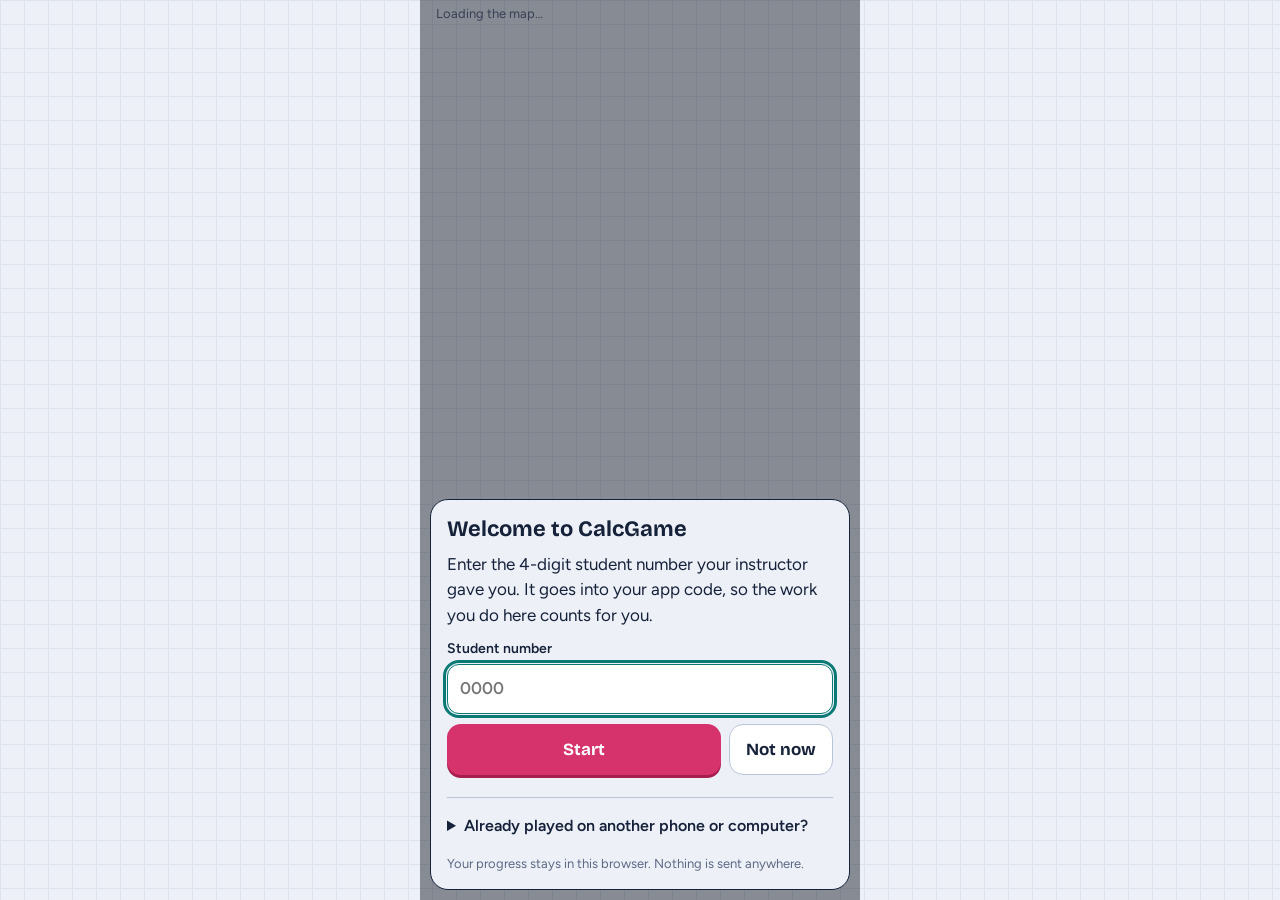
<file: index.html>
<!doctype html>
<html lang="en">
<head>
<meta charset="utf-8">
<meta name="viewport" content="width=device-width,initial-scale=1,viewport-fit=cover">
<title>CalcGame</title>
<meta name="theme-color" content="#EDF1F7" media="(prefers-color-scheme: light)">
<meta name="theme-color" content="#0F1524" media="(prefers-color-scheme: dark)">
<link rel="stylesheet" href="https://fonts.googleapis.com/css2?family=Bricolage+Grotesque:opsz,wght@12..96,500..800&family=Figtree:wght@400;600;700&family=STIX+Two+Text:ital,wght@0,400;0,600;1,400;1,600&display=swap">
<link rel="stylesheet" href="css/app.css?v=202611201600">
<style>html{box-sizing:border-box;padding:env(safe-area-inset-top,0px) 0 env(safe-area-inset-bottom,0px)}</style>
</head>
<body>
<div id="app"></div>
<script src="js/config.js?v=202611201600"></script>
<script src="js/backend.js?v=202611201600"></script>
<script src="js/avatars.js?v=202611201600"></script>
<script src="js/items.js?v=202611201600"></script>
<script src="js/items2.js?v=202611201600"></script>
<script src="js/items3.js?v=202611201600"></script>
<script src="js/appcode.js?v=202611201600"></script>
<script src="js/account.js?v=202611201600"></script>
<script src="js/app.js?v=202611201600"></script>
<script>/* tester mode: a link with ?tester turns on the Note button in this browser (?tester=off turns it off). Real students never see it. */
(function(){var q=location.search,k='calcgame.tester';try{if(/[?&]tester=off/.test(q))localStorage.removeItem(k);else if(/[?&]tester/.test(q))localStorage.setItem(k,'1');
if(localStorage.getItem(k)){var s=document.createElement('script');s.src='js/review.js?v=202611201600';s.defer=true;document.body?document.body.appendChild(s):document.addEventListener('DOMContentLoaded',function(){document.body.appendChild(s);});}}catch(e){}})();</script>
</body>
</html>
</file>
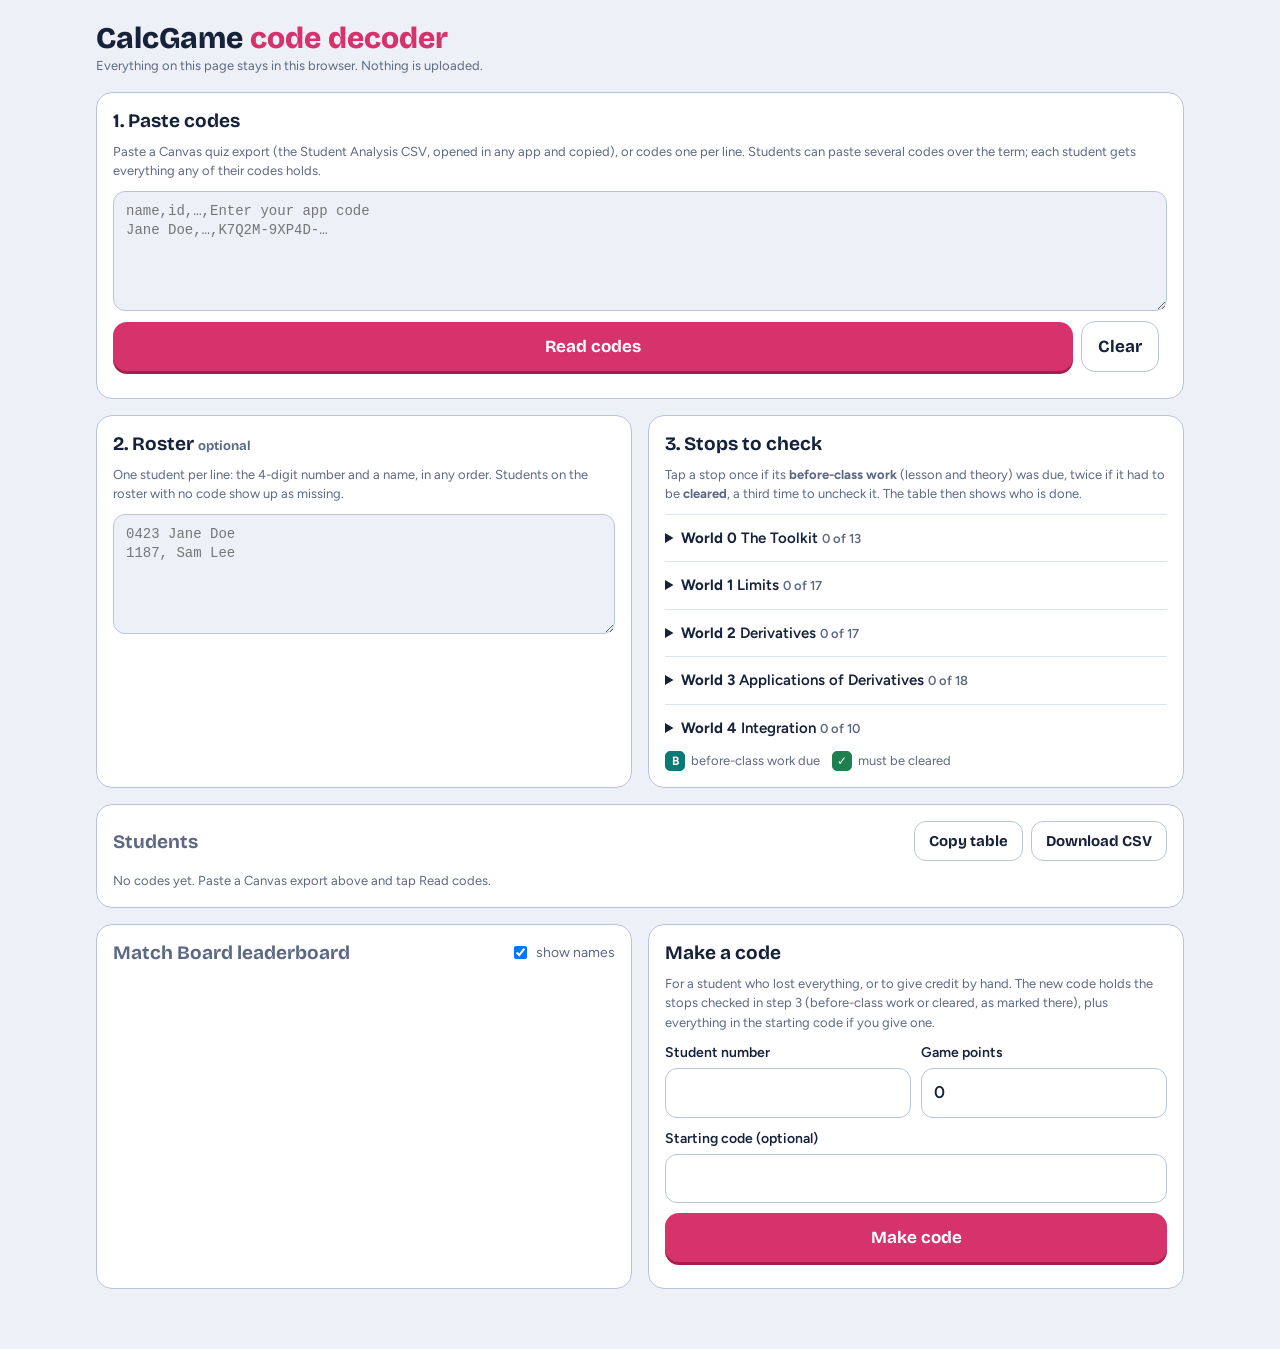
<file: codes.html>
<!DOCTYPE html>
<html lang="en">
<head>
<meta charset="utf-8">
<meta name="viewport" content="width=device-width, initial-scale=1">
<title>CalcGame Code Decoder</title>
<meta name="robots" content="noindex">
<link rel="stylesheet" href="https://fonts.googleapis.com/css2?family=Bricolage+Grotesque:opsz,wght@12..96,500..800&family=Figtree:wght@400;600;700&display=swap">
<link rel="stylesheet" href="css/app.css?v=202611201600">
<link rel="stylesheet" href="css/codes.css?v=202611201600">
</head>
<body class="dec">
<main id="dec"><p class="tiny">Loading…</p></main>
<script src="js/appcode.js?v=202611201600"></script>
<script src="js/codes.js?v=202611201600"></script>
</body>
</html>
</file>
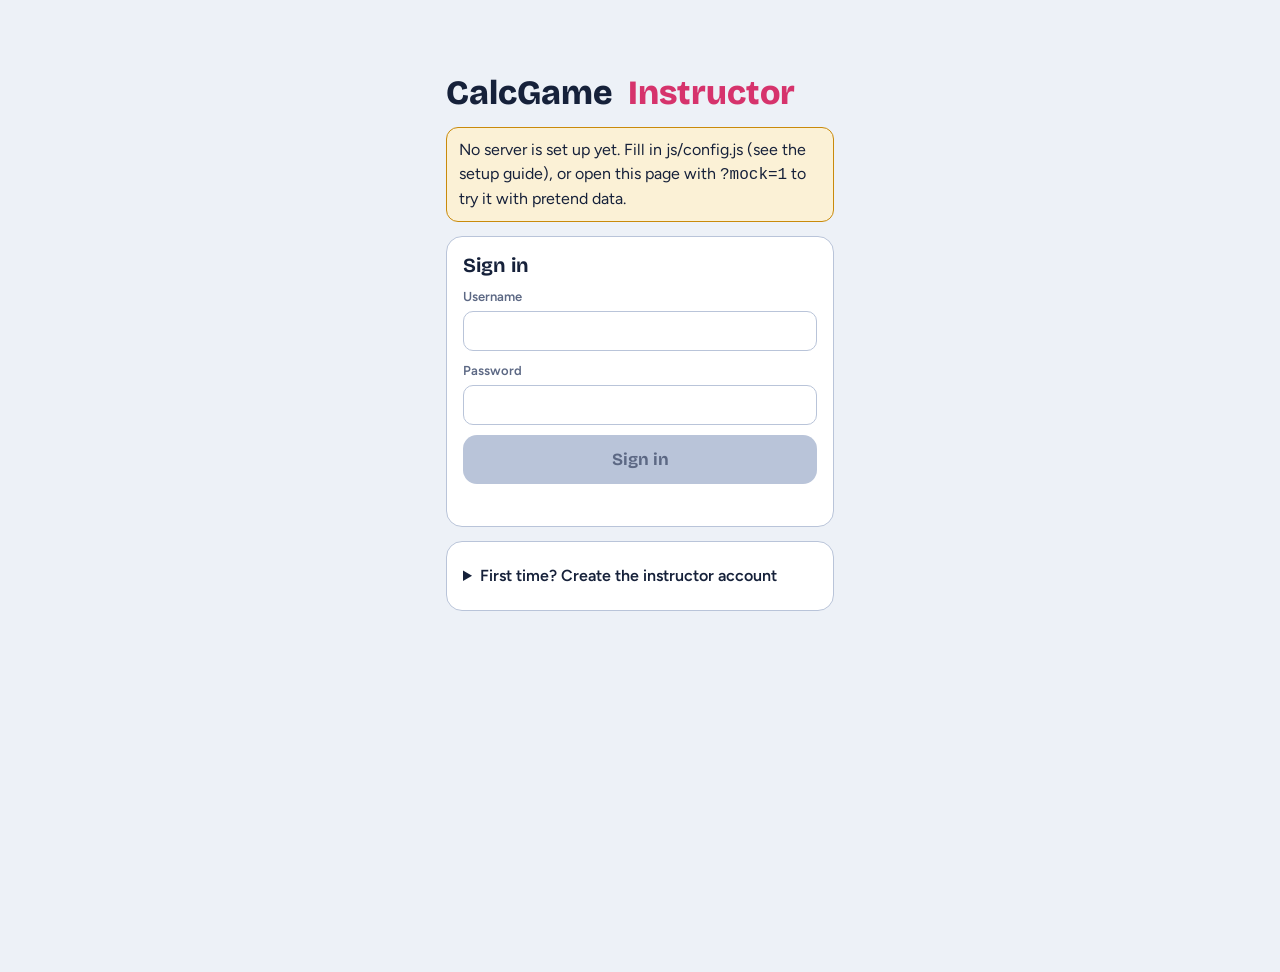
<file: instructor.html>
<!doctype html>
<html lang="en">
<head>
<meta charset="utf-8">
<meta name="viewport" content="width=device-width,initial-scale=1">
<title>CalcGame Instructor</title>
<meta name="robots" content="noindex">
<link rel="stylesheet" href="https://fonts.googleapis.com/css2?family=Bricolage+Grotesque:opsz,wght@12..96,500..800&family=Figtree:wght@400;600;700&family=STIX+Two+Text:ital,wght@0,400;0,600;1,400;1,600&display=swap">
<link rel="stylesheet" href="css/app.css?v=202610200030">
<link rel="stylesheet" href="css/instructor.css?v=202610200030">
</head>
<body class="inst">
<div id="inst"></div>
<script>window.CALCGAME_AUTH_KEY='calcgame.auth.instructor';</script>
<script src="js/config.js?v=202610200030"></script>
<script src="js/backend.js?v=202610200030"></script>
<script src="js/avatars.js?v=202610200030"></script>
<script src="js/instructor.js?v=202610200030"></script>
</body>
</html>
</file>
<file: css/app.css>
/* Layout: one phone-width column on graph paper. Fixed top bar, scrolling middle, fixed action bar. */
:root{
  --paper:#EDF1F7; --grid:#DCE4F0; --card:#FFFFFF; --ink:#16213A; --muted:#5C6884; --rule:#B9C4D9;
  --curve:#D6336C; --curve-deep:#A61E4D; --on-accent:#FFFFFF;
  --teal:#0B7A75; --gold:#C98A0B; --gold-bg:#FBF1D6;
  --good:#1E7F4F; --good-bg:#E3F4EA; --bad:#B4372F; --bad-bg:#FBE9E7;
  --display:"Bricolage Grotesque",ui-rounded,"Trebuchet MS",sans-serif;
  --body:"Figtree",system-ui,-apple-system,"Segoe UI",sans-serif;
  --math:"KaTeX_Main","STIX Two Text","Cambria Math",Georgia,serif;
}
@media (prefers-color-scheme: dark){ :root:not([data-theme="light"]){
  --paper:#0F1524; --grid:#172038; --card:#182036; --ink:#E8EDF7; --muted:#96A2BD; --rule:#3A4766;
  --curve:#FF6FA0; --curve-deep:#C2456F; --on-accent:#1A0A12;
  --teal:#4FD1C5; --gold:#F2C14E; --gold-bg:#2E2814;
  --good:#5FD39A; --good-bg:#14301F; --bad:#FF8A80; --bad-bg:#3A1A18; color-scheme:dark } }
:root[data-theme="dark"]{
  --paper:#0F1524; --grid:#172038; --card:#182036; --ink:#E8EDF7; --muted:#96A2BD; --rule:#3A4766;
  --curve:#FF6FA0; --curve-deep:#C2456F; --on-accent:#1A0A12;
  --teal:#4FD1C5; --gold:#F2C14E; --gold-bg:#2E2814;
  --good:#5FD39A; --good-bg:#14301F; --bad:#FF8A80; --bad-bg:#3A1A18; color-scheme:dark }

*{box-sizing:border-box}
html,body{height:100%}
body{background:var(--paper);color:var(--ink);font:400 16px/1.5 var(--body);
  background-image:linear-gradient(var(--grid) 1px,transparent 1px),linear-gradient(90deg,var(--grid) 1px,transparent 1px);background-size:24px 24px}
button{font:inherit;color:inherit;cursor:pointer}
:focus-visible{outline:3px solid var(--teal);outline-offset:2px}
h1,h2,h3,p{margin:0}
#app{height:100%;max-width:27.5rem;margin-inline:auto;padding-inline:16px;display:flex;flex-direction:column;position:relative}
.body{flex:1;min-height:0;overflow-y:auto;display:flex;flex-direction:column;gap:14px;padding-block:4px 16px}
.foot{display:flex;gap:10px;padding-block:12px}

.eyebrow,.kick{font-size:11px;font-weight:700;letter-spacing:.09em;text-transform:uppercase;color:var(--muted)}
.tiny{font-size:13px;color:var(--muted)}
.link{background:none;border:0;padding:6px 2px;text-decoration:underline;color:var(--muted);font-size:14px}

/* top bars */
.home-top{display:flex;justify-content:space-between;align-items:flex-end;gap:12px;padding-block:20px 12px}
.home-top h1{font:800 46px/1 var(--display);letter-spacing:-.02em}
.home-top .sub{font-size:16px;color:var(--muted);margin-top:4px}
.hero{width:112px;flex:none}
.bar{display:flex;align-items:center;gap:12px;padding-block:12px}
.x{width:40px;height:40px;flex:none;border-radius:12px;border:1.5px solid var(--rule);background:var(--card);font-size:18px;line-height:1}
.bar-mid{flex:1;min-width:0;display:flex;flex-direction:column;gap:6px}
.bar-l{font:700 14px var(--display);white-space:nowrap;overflow:hidden;text-overflow:ellipsis}
.prog{height:6px;border-radius:3px;background:var(--rule);overflow:hidden}
.prog i{display:block;height:100%;background:var(--curve);border-radius:3px}
.pts{font:700 15px var(--display);font-variant-numeric:tabular-nums;white-space:nowrap}

/* buttons */
.btn{flex:1;border:0;border-radius:14px;padding:14px 16px;font:700 17px var(--display);background:var(--curve);color:var(--on-accent);box-shadow:0 3px 0 var(--curve-deep)}
.btn:active{transform:translateY(2px);box-shadow:0 1px 0 var(--curve-deep)}
.btn:disabled{background:var(--rule);color:var(--muted);box-shadow:none;cursor:default;transform:none}
.btn.ghost{flex:0 0 auto;background:var(--card);color:var(--ink);border:1.5px solid var(--rule);box-shadow:none}
.btn.small{flex:0 0 auto;padding:10px 14px;font-size:15px;border-radius:12px}

/* home */
.banner{border:1.5px dashed var(--teal);color:var(--teal);border-radius:12px;padding:8px 12px;font-size:14px;font-weight:600;background:var(--card)}
.stats{display:grid;grid-template-columns:repeat(3,1fr);background:var(--card);border:1.5px solid var(--rule);border-radius:14px}
.stats>div{padding:10px 12px;min-width:0;display:flex;flex-direction:column;gap:2px}
.stats>div+div{border-left:1.5px solid var(--rule)}
.stats b{font:800 26px/1.1 var(--display);font-variant-numeric:tabular-nums}
.stats small{font-size:12px;color:var(--muted);line-height:1.3}
.streak{display:flex;gap:4px;align-items:center;height:29px;flex:none}
.streak i{width:13px;height:13px;border-radius:50%;border:1.5px solid var(--gold)}
.streak i.on{background:var(--gold)}
.tile{display:flex;flex-direction:column;gap:3px;text-align:left;padding:14px;border-radius:16px;border:1.5px solid var(--ink);background:var(--card);box-shadow:0 3px 0 var(--ink);min-width:0}
.tile:active{transform:translateY(2px);box-shadow:0 1px 0 var(--ink)}
.tile .kick{color:var(--curve)}
.tile .name{font:700 20px/1.2 var(--display)}
.tile .status{font-size:14px;color:var(--muted)}
.tile.locked{border-style:dashed;border-color:var(--rule);box-shadow:none;background:transparent;cursor:default;transform:none}
.tile.locked .kick,.tile.locked .name{color:var(--muted)}
.tile.game{background:var(--gold-bg);border-color:var(--gold);box-shadow:0 3px 0 var(--gold)}
.tile.game .kick{color:var(--gold)}
.duo{display:grid;grid-template-columns:1fr 1fr;gap:10px}
.meter{height:6px;border-radius:3px;background:var(--rule);overflow:hidden;margin-top:6px}
.meter i{display:block;height:100%;background:var(--teal)}

/* lesson and drill items */
.item{display:flex;flex-direction:column;gap:12px}
.item h2,.done h2,.test h2{font:700 25px/1.15 var(--display);text-wrap:balance}
.txt{font-size:17px;max-width:65ch}
.math{font-family:var(--math);font-size:1.08em;white-space:nowrap}
.lim{display:inline-flex;flex-direction:column;align-items:center;vertical-align:middle;line-height:1;margin-inline:2px}
.lim-s{font-size:.66em;margin-top:2px}
.gwrap{background:var(--card);border:1.5px solid var(--rule);border-radius:14px;padding:4px}
.graph{display:block;width:100%;height:auto;max-height:36vh}
.g-bg{fill:var(--card)}
.g-grid{stroke:var(--grid);stroke-width:1}
.g-axis{stroke:var(--ink);stroke-width:1.4}
.g-t{font:600 10px var(--body);fill:var(--muted);paint-order:stroke;stroke:var(--card);stroke-width:3px}
.g-curve{fill:none;stroke:var(--curve);stroke-width:2.6;stroke-linecap:round;stroke-linejoin:round}
.g-hole{fill:var(--card);stroke:var(--curve);stroke-width:2.2}
.g-dot{fill:var(--curve)}
.g-guide{stroke:var(--teal);stroke-width:1.4;stroke-dasharray:4 3;fill:none}
.g-mk{fill:var(--teal);stroke:var(--card);stroke-width:2}

.ix{display:flex;flex-direction:column;gap:10px}
.ans{display:flex;align-items:center;gap:10px;font-size:20px;flex-wrap:wrap}
.ans-box{min-width:104px;height:46px;padding-inline:10px;display:inline-flex;align-items:center;justify-content:center;border:2px solid var(--ink);border-radius:10px;background:var(--card);font:600 22px var(--math)}
.ans-box.empty{color:var(--muted);border-style:dashed}
.ans-box.is-right{border-color:var(--good);background:var(--good-bg)}
.ans-box.is-wrong{border-color:var(--bad);background:var(--bad-bg)}
.pad{display:grid;grid-template-columns:repeat(4,1fr);gap:6px}
.key{height:44px;border-radius:10px;border:1.5px solid var(--rule);background:var(--card);font-weight:600;font-size:18px}
.key:active{background:var(--grid)}
.key.wide{grid-column:span 2}
.key.sp{font-size:15px;border-color:var(--ink)}
.key.sp[aria-pressed="true"]{background:var(--ink);color:var(--paper)}
.opts{display:flex;flex-direction:column;gap:8px}
.opts.tf{display:grid;grid-template-columns:1fr 1fr}
.opt{text-align:left;padding:13px 14px;border-radius:12px;border:1.5px solid var(--rule);background:var(--card);font-size:16px;min-width:0}
.opts.tf .opt{text-align:center;font-weight:700}
.opt[aria-pressed="true"]{border-color:var(--ink);box-shadow:inset 0 0 0 1.5px var(--ink)}
.opt:disabled{cursor:default;color:var(--ink)}
.opt.is-right{border-color:var(--good);background:var(--good-bg);box-shadow:inset 0 0 0 1.5px var(--good)}
.opt.is-wrong{border-color:var(--bad);background:var(--bad-bg);box-shadow:inset 0 0 0 1.5px var(--bad)}
.bank-t{line-height:2.2}
.blank{display:inline-block;min-width:88px;margin-inline:4px;padding:2px 8px;border:0;border-bottom:2px solid var(--ink);border-radius:6px 6px 0 0;background:var(--card);font-weight:700;line-height:1.5}
.blank.is-right{background:var(--good-bg);border-color:var(--good)}
.blank.is-wrong{background:var(--bad-bg);border-color:var(--bad)}
.chips{display:flex;flex-wrap:wrap;gap:8px}
.chip{padding:9px 14px;border-radius:999px;border:1.5px solid var(--ink);background:var(--card);font-weight:600}
.chip:disabled{opacity:.3;cursor:default}
.slide-l{font-size:13px;font-weight:600;color:var(--muted)}
input[type=range]{width:100%;height:32px;accent-color:var(--teal);margin:0}
.read{display:flex;gap:18px;flex-wrap:wrap;font-size:19px}
.read b{font:600 21px var(--math);font-variant-numeric:tabular-nums;color:var(--teal)}
.goals{display:flex;gap:8px;flex-wrap:wrap}
.goal{font-size:13px;font-weight:600;padding:4px 10px;border-radius:999px;border:1.5px dashed var(--rule);color:var(--muted)}
.goal.on{border-style:solid;border-color:var(--good);color:var(--good);background:var(--good-bg)}
.fb{padding:12px 14px;border-radius:12px;border:1.5px solid var(--rule);display:flex;flex-direction:column;gap:4px;font-size:16px}
.fb.good{border-color:var(--good);background:var(--good-bg)}
.fb.bad{border-color:var(--bad);background:var(--bad-bg)}
.fb.good strong{color:var(--good)} .fb.bad strong{color:var(--bad)}
.fb em{font-size:14px;color:var(--muted)}

/* results */
.done{display:flex;flex-direction:column;gap:10px;padding-top:16px}
.big{font:800 72px/1 var(--display);font-variant-numeric:tabular-nums}
.big small{font-size:24px;font-weight:600;color:var(--muted)}

/* match board */
.g-head{display:flex;justify-content:space-between;align-items:flex-end;gap:12px}
.g-head .r{text-align:right}
.g-head b{display:block;font:700 18px var(--display)}
.lives{display:flex;gap:6px;height:27px;align-items:center}
.lives i{width:16px;height:16px;border-radius:50%;border:1.5px solid var(--curve)}
.lives i.on{background:var(--curve)}
.board{display:grid;grid-template-columns:repeat(4,1fr);gap:8px}
.board.idle{opacity:.7}
.card{aspect-ratio:1;max-width:100%;border-radius:12px;border:1.5px solid var(--ink);background:var(--ink);color:var(--paper);font:800 22px var(--display);padding:0;display:grid;place-items:center}
.card.up{background:var(--card)}
.card.ok{opacity:.45;cursor:default}
.card svg{width:62%;height:62%}

/* deck test */
.test{display:flex;flex-direction:column;gap:12px}
.test h3{font:700 16px var(--display);margin-top:8px}
.verdict{padding:12px 14px;border-radius:12px;border:1.5px solid var(--good);background:var(--good-bg);font-weight:700}
.verdict.bad{border-color:var(--bad);background:var(--bad-bg)}
.res{list-style:none;margin:0;padding:0;display:flex;flex-direction:column;gap:6px;font-size:14px}
.res li{padding:8px 10px;border-radius:10px;background:var(--card);border:1.5px solid var(--rule);overflow-wrap:anywhere}
.res li.fail{border-color:var(--bad)} .res li.warn{border-color:var(--gold)}
.res li b{text-transform:uppercase;font-size:11px;letter-spacing:.08em;margin-right:6px}
.res li.fail b{color:var(--bad)} .res li.warn b{color:var(--gold)} .res li.pass b{color:var(--good)}
details summary{cursor:pointer;font-weight:600;padding-block:6px}
.kv{display:grid;grid-template-columns:1fr auto;gap:4px 16px;font-size:15px;background:var(--card);border:1.5px solid var(--rule);border-radius:12px;padding:10px 12px}
.kv span:nth-child(even){font-weight:700;font-variant-numeric:tabular-nums;text-align:right}
.row{display:flex;gap:8px;flex-wrap:wrap}
.switch{display:flex;align-items:center;gap:10px;font-weight:600}
.switch input{width:20px;height:20px;accent-color:var(--teal)}
textarea{width:100%;height:120px;font:12px ui-monospace,Menlo,monospace;background:var(--card);color:var(--ink);border:1.5px solid var(--rule);border-radius:10px}

.toast{position:absolute;left:16px;right:16px;top:calc(env(safe-area-inset-top,0px) + 10px);padding:12px 14px;border-radius:12px;background:var(--ink);color:var(--paper);font-weight:700;text-align:center;z-index:5}
@media (prefers-reduced-motion:reduce){*{transition:none!important;animation:none!important}}

/* ---------- base (index.html has no other reset) ---------- */
body{margin:0}
[hidden]{display:none!important}
:root{--main:#2F6FDE;--extra:#2E8B57}
@media (prefers-color-scheme: dark){ :root:not([data-theme="light"]){--main:#7FB0FF;--extra:#6FD69A} }
:root[data-theme="dark"]{--main:#7FB0FF;--extra:#6FD69A}

/* ---------- map screen ---------- */
.hud{padding-block:14px 8px;display:flex;flex-direction:column;gap:8px}
.hud-a{display:flex;justify-content:space-between;align-items:flex-end;gap:12px}
.hud h1{font:800 32px/1 var(--display);letter-spacing:-.02em}
.hud-p{text-align:right}
.hud-p b{display:block;font:800 26px/1 var(--display);font-variant-numeric:tabular-nums}
.hud-b{display:flex;align-items:center;gap:8px}
.hud-b .tiny{flex:1;min-width:0}
.mb{flex:none;border:1.5px solid var(--gold);background:var(--gold-bg);border-radius:999px;padding:7px 12px;font:700 14px var(--display)}
.map{position:relative;width:100%;flex:none}
.roads{position:absolute;inset:0;width:100%;height:100%}
.road{stroke:var(--rule);stroke-width:1.6;stroke-linecap:round}
.road.open{stroke:var(--ink)}
.road.side{stroke-width:1.1;stroke-dasharray:.2 2.6}
.region{fill:none;stroke:var(--muted);stroke-width:.5;stroke-dasharray:1.6 1.6}
.region-t{font:600 3.3px var(--body);fill:var(--muted)}
.node{position:absolute;transform:translate(-50%,-22px);width:92px;padding:0;border:0;background:none;display:flex;flex-direction:column;align-items:center;gap:4px}
.sq{position:relative;width:44px;height:44px;border-radius:12px;display:grid;place-items:center;font:800 18px var(--display);color:var(--on-accent);background:var(--main);border:2px solid var(--ink);box-shadow:0 3px 0 var(--ink)}
.node.k-review,.node.k-extra{transform:translate(-50%,-18px)}
.k-review .sq,.k-extra .sq{width:36px;height:36px;border-radius:50%;font-size:16px}
.k-review .sq{background:var(--curve)}
.k-extra .sq{background:var(--extra)}
.k-start .sq{background:var(--card);color:var(--ink);font-size:13px}
.node.k-boss{transform:translate(-50%,-27px)}
.k-boss .sq{width:54px;height:54px;border-width:4px;font-size:24px}
.node.locked .sq{background:var(--paper);color:var(--muted);border-color:var(--rule);border-style:dashed;box-shadow:none}
.node.done .sq::after{content:"✓";position:absolute;top:-9px;right:-9px;width:18px;height:18px;border-radius:50%;background:var(--good);color:var(--card);font:700 12px/18px var(--body);text-align:center}
.node.here .sq{box-shadow:0 3px 0 var(--ink),0 0 0 4px var(--gold)}
.nl{font:600 12px/1.15 var(--body);text-align:center;background:var(--paper);border-radius:4px;padding:1px 3px;text-wrap:balance}
.node.locked .nl{color:var(--muted)}
.hero-ch{position:absolute;width:30px;height:34px;transform:translate(-50%,-88%);pointer-events:none;z-index:2}
.hero-ch svg{display:block;width:100%;height:100%}
.hero-ch.walk svg{animation:bob .28s ease-in-out infinite alternate}
@keyframes bob{to{transform:translateY(-4px)}}
.stop{flex:1;min-width:0;display:flex;flex-direction:column;gap:6px;background:var(--card);border:1.5px solid var(--ink);border-radius:16px;padding:12px}
.stop-h{display:flex;align-items:center;gap:8px;flex-wrap:wrap}
.stop-h h2{font:700 19px/1.2 var(--display);flex:1;min-width:0}
.badge{font-size:11px;font-weight:700;letter-spacing:.06em;text-transform:uppercase;padding:2px 8px;border-radius:999px;color:var(--on-accent);background:var(--main)}
.badge.k-review{background:var(--curve)} .badge.k-extra{background:var(--extra)} .badge.k-start{background:var(--muted)}
.clr{font-size:13px;font-weight:700;color:var(--good)}
.note{font-size:14px;font-weight:600;color:var(--muted)}
.note.bad{color:var(--bad)}
.acts{display:grid;grid-template-columns:repeat(auto-fit,minmax(96px,1fr));gap:8px;margin-top:2px}
.act{display:flex;flex-direction:column;gap:1px;text-align:left;padding:9px 10px;border-radius:12px;border:1.5px solid var(--ink);background:var(--paper);min-width:0;box-shadow:0 2px 0 var(--ink)}
.act b{font:700 15px var(--display)}
.act span{font-size:12px;color:var(--muted)}
.act:disabled{border-style:dashed;border-color:var(--rule);box-shadow:none;cursor:default}
.act:disabled b{color:var(--muted)}

/* World tabs */
.worlds{display:flex;gap:6px;overflow-x:auto;scrollbar-width:none;margin-inline:-2px;padding:2px}
.worlds::-webkit-scrollbar{display:none}
.wt{flex:1 0 auto;display:flex;align-items:center;gap:6px;border:1.5px solid var(--rule);background:var(--card);border-radius:999px;padding:5px 11px 5px 6px;font:600 13px var(--body);white-space:nowrap;color:var(--muted)}
.wt b{width:20px;height:20px;border-radius:50%;display:grid;place-items:center;font:800 12px var(--display);background:var(--paper);color:var(--ink)}
.wt.on{border-color:var(--ink);color:var(--ink);box-shadow:0 2px 0 var(--ink)}
.wt.on b{background:var(--ink);color:var(--paper)}

.g-arrow{fill:var(--curve)}
.g-vline{stroke:var(--muted);stroke-width:1.4;stroke-dasharray:5 4;fill:none}
.critlist{display:flex;flex-direction:column;gap:8px;margin-top:10px}
.critlist .chip{border-color:var(--teal)}
.nonebtn{align-self:flex-start}
.nonebtn[aria-pressed="true"]{background:var(--ink);color:var(--paper)}
.ext-given .txt{margin-bottom:6px}
.cand{display:flex;flex-direction:column;gap:8px;margin-block:6px}
.cand-r{display:flex;justify-content:space-between;align-items:center;gap:10px;padding:12px 14px;border:1.5px solid var(--rule);border-radius:12px;background:var(--card);font:600 17px var(--math);text-align:left}
.cand-r em{display:block;font:600 11px var(--body);letter-spacing:.08em;text-transform:uppercase;color:var(--muted);font-style:normal}
.cand-r b{font-weight:600}
.cand-r.is-max{border-color:var(--good);background:var(--good-bg)}
.cand-r.is-min{border-color:var(--teal);background:var(--grid)}
.cand-r:disabled{opacity:1;cursor:default}

/* math extras: stacked fractions and subscripts */
.frac{display:inline-flex;flex-direction:column;align-items:center;vertical-align:middle;line-height:1.15;margin-inline:2px;font-size:.92em}
.frac>span:first-child{border-bottom:1.3px solid currentColor;padding:0 3px 1px}
.frac>span:last-child{padding:1px 3px 0}
.math sub{font-size:.68em}
.g-tan{stroke:var(--ink);stroke-width:1.6;stroke-dasharray:6 3}
.g-lab{font:italic 600 14px var(--math);fill:var(--ink);paint-order:stroke;stroke:var(--card);stroke-width:3px}

/* multi-box answers */
.multi{display:flex;flex-direction:column;gap:8px}
.mrow{display:flex;align-items:center;justify-content:space-between;gap:10px;padding:6px 6px 6px 12px;border:1.5px solid var(--rule);border-radius:12px;background:var(--card);font-size:18px;text-align:left}
.mrow.on{border-color:var(--ink);box-shadow:inset 0 0 0 1.5px var(--ink)}
.mrow.off{opacity:.45}
.mrow:disabled{cursor:default;color:var(--ink)}
.mrow .ans-box{min-width:96px;height:40px;font-size:19px}
.failbtn{align-self:flex-start}
.failbtn[aria-pressed="true"]{background:var(--ink);color:var(--paper);border-color:var(--ink)}
.failbtn.is-right{background:var(--good-bg);color:var(--good);border-color:var(--good)}
.failbtn.is-wrong{background:var(--bad-bg);color:var(--bad);border-color:var(--bad)}

/* Newton explorer and bisection game */
.n-v{stroke:var(--teal);stroke-width:1.4;stroke-dasharray:4 3}
.n-t{stroke:var(--ink);stroke-width:1.8}
.n-v.old,.n-t.old{opacity:.3}
.n-x{fill:var(--teal)}
.n-x.old{opacity:.45}
.n-p{fill:var(--ink);stroke:var(--card);stroke-width:2}
.n-next{fill:var(--card);stroke:var(--gold);stroke-width:2.6}
.n-lab{font:italic 700 13px var(--math);fill:var(--ink);paint-order:stroke;stroke:var(--card);stroke-width:3.5px}
.b-band{fill:var(--gold);opacity:.16}
.b-pos{fill:var(--teal);stroke:var(--card);stroke-width:2}
.b-neg{fill:var(--curve);stroke:var(--card);stroke-width:2}
.pos{color:var(--teal)} .negv{color:var(--curve)}
.nrow .btn:first-child{flex:1}
.ntab{display:grid;grid-template-columns:auto 1fr 1fr;gap:0;border:1.5px solid var(--rule);border-radius:12px;background:var(--card);overflow:hidden;font:500 15px var(--math);font-variant-numeric:tabular-nums}
.ntab>span{padding:5px 10px;border-top:1px solid var(--grid)}
.ntab>span:nth-child(-n+3){border-top:0;font:700 12px var(--body);color:var(--muted);background:var(--paper)}
.ntab.b3{grid-template-columns:auto 1.6fr 1fr}
.bq{display:flex;flex-direction:column;gap:4px;padding:10px 12px;border:1.5px solid var(--rule);border-radius:12px;background:var(--card);font-size:15px}
.duo .btn.small{white-space:normal;font-size:14px}
.gw-s .graph{max-height:32vh}

/* matching */
.match{display:grid;grid-template-columns:1fr 1fr;gap:8px}
.mcol{display:flex;flex-direction:column;gap:8px}
.mt{display:flex;align-items:flex-start;gap:7px;text-align:left;padding:9px 9px;border:1.5px solid var(--rule);border-radius:12px;background:var(--card);font-size:14px;line-height:1.35;min-height:52px}
.mt .tag{flex:none;width:20px;height:20px;border-radius:50%;display:inline-flex;align-items:center;justify-content:center;font:700 11px var(--body);background:var(--grid);color:var(--muted)}
.mt .tag.empty{background:transparent;border:1.5px dashed var(--rule)}
.mt.on{border-color:var(--ink);box-shadow:inset 0 0 0 1.5px var(--ink)}
.mt.done .tag{color:#fff}
.mt.c0 .tag{background:#2F6FDB}.mt.c1 .tag{background:#C2410C}.mt.c2 .tag{background:#0B7A75}.mt.c3 .tag{background:#9333EA}.mt.c4 .tag{background:#B45309}.mt.c5 .tag{background:#BE185D}
.mt.done{border-color:var(--ink)}
.mt:disabled{cursor:default;color:var(--ink)}
.mt.is-right{border-color:var(--good);background:var(--good-bg)}
.mt.is-wrong{border-color:var(--bad);background:var(--bad-bg)}

/* select all */
.opt.chk{display:flex;gap:10px;align-items:center}
.opt.chk .box{flex:none;width:20px;height:20px;border-radius:5px;border:2px solid var(--rule)}
.opt.chk[aria-pressed="true"] .box{background:var(--ink);border-color:var(--ink);box-shadow:inset 0 0 0 3px var(--card)}
.opt.is-miss{border-style:dashed;border-color:var(--good)}

/* MVT, linearization, differentials */
.g-sec{stroke:var(--gold);stroke-width:2;stroke-dasharray:7 4}
.n-t.par{stroke:var(--good);stroke-width:2.6}
.n-p.par{fill:var(--good)}
.mv-f{fill:var(--good);opacity:.55}
.read b.sec{color:var(--gold)}
.g-lin{stroke:var(--teal);stroke-width:2.2}
.l-a{fill:var(--ink);stroke:var(--card);stroke-width:2}
.l-on{fill:var(--teal);stroke:var(--card);stroke-width:1.5}
.l-err{stroke:var(--bad);stroke-width:2.4}
.lread{font-size:15px;gap:6px 14px}
.lread b{font-size:16px}
.read b.lin{color:var(--teal)} .read b.bad{color:var(--bad)} .read b.dDy{color:var(--gold)}
.d-dx{stroke:var(--ink);stroke-width:2.4}
.d-dy{stroke:var(--teal);stroke-width:3.2}
.d-Dy{stroke:var(--gold);stroke-width:3.2}
.d-lab{font:italic 700 13px var(--math);fill:var(--ink);paint-order:stroke;stroke:var(--card);stroke-width:3.5px}
.d-lab.dy{fill:var(--teal)} .d-lab.Dy{fill:var(--gold)}

/* calculator */
.calc-b{flex:none;height:32px;padding:0 10px;border-radius:10px;border:1.5px solid var(--ink);background:var(--card);font:700 13px var(--display)}
.calc{position:absolute;left:8px;right:8px;bottom:76px;z-index:30;background:var(--card);border:1.5px solid var(--ink);border-radius:16px;padding:10px;box-shadow:0 10px 30px rgba(0,0,0,.25);display:flex;flex-direction:column;gap:8px}
.calc[hidden]{display:none}
.calc-h{display:flex;align-items:center;justify-content:space-between}
.calc-m,.calc-x{border:1.5px solid var(--rule);background:var(--paper);border-radius:8px;padding:3px 9px;font-weight:700;font-size:13px}
.calc-d{background:var(--paper);border-radius:10px;padding:6px 10px;text-align:right;font-family:var(--math);min-height:58px}
.calc-e{font-size:18px;word-break:break-all}
.calc-o{font-size:20px;font-weight:700;color:var(--teal);min-height:24px}
.calc-k{display:grid;grid-template-columns:repeat(6,1fr);gap:5px}
.calc-k button{height:38px;border-radius:8px;border:1.5px solid var(--rule);background:var(--card);font-size:15px;font-weight:600;padding:0}
.calc-k button.n{background:var(--paper)}
.calc-k button.eq{background:var(--curve);color:var(--on-accent);border-color:var(--curve)}
.d-dy.q,.d-Dy.q{stroke:var(--ink);stroke-width:3}

/* ---------- World 3 items: formulas, intervals, order, multi-part problems ---------- */
.pad6{grid-template-columns:repeat(6,1fr)}
.pad6 .key{font-size:16px;padding:0}
.pad6 .key.wide{grid-column:span 2}
.xkeys{display:flex;flex-wrap:wrap;gap:6px}
.xkeys .key{flex:1 0 46px;font-family:var(--math);font-style:italic}
.xans .ans-box{min-width:150px;max-width:100%;height:auto;min-height:46px;padding:6px 10px;white-space:normal;overflow-wrap:anywhere;font-size:20px}
.xbox i{font-style:italic}
.xerr{color:var(--gold)}
.ord{list-style:none;margin:0;padding:0;display:flex;flex-direction:column;gap:6px}
.ord-s{width:100%;display:flex;gap:8px;align-items:center;text-align:left;min-height:44px;padding:8px 10px;border:1.5px solid var(--ink);border-radius:12px;background:var(--card);font-size:15px}
.ord-s.empty{border-style:dashed;border-color:var(--rule)}
.ord-s .tag{flex:none;width:22px;height:22px;border-radius:50%;display:inline-flex;align-items:center;justify-content:center;font:700 12px var(--body);background:var(--grid);color:var(--muted)}
.ord-s:disabled{cursor:default;color:var(--ink)}
.ord-s.is-right{border-color:var(--good);background:var(--good-bg)}
.ord-s.is-wrong{border-color:var(--bad);background:var(--bad-bg)}
.ord-pool{display:flex;flex-direction:column;gap:6px;margin-top:4px}
.ord-pool .opt{font-size:15px;padding:10px 12px}
.steps{list-style:none;margin:0;padding:0;display:flex;flex-direction:column;gap:12px}
.step{border:1.5px solid var(--ink);border-radius:14px;background:var(--card);padding:12px;display:flex;flex-direction:column;gap:10px}
.step.done{border-color:var(--rule)}
.step .item{gap:10px}
.step .item h2{font-size:19px}
.step .txt{font-size:16px}
.st-n{font-size:11px;font-weight:700;letter-spacing:.09em;text-transform:uppercase;color:var(--curve)}
.step.done .st-n{color:var(--muted)}
.fig svg{display:block;width:100%;height:auto;max-height:30vh}
.fig .f-line{fill:none;stroke:var(--ink);stroke-width:2;stroke-linejoin:round}
.fig .f-thin{fill:none;stroke:var(--ink);stroke-width:1.2}
.fig .f-dash{fill:none;stroke:var(--muted);stroke-width:1.4;stroke-dasharray:5 4}
.fig .f-fill{fill:var(--gold-bg);stroke:var(--ink);stroke-width:2}
.fig .f-water{fill:var(--teal);opacity:.3}
.fig .f-acc{fill:none;stroke:var(--curve);stroke-width:2.6}
.fig .f-dot{fill:var(--curve)}
.fig text{font:italic 600 14px var(--math);fill:var(--ink)}
.fig text.f-s{font:600 12px var(--body);font-style:normal;fill:var(--muted)}

/* sketching */
.gw-big .graph{max-height:54vh}
.sk svg.drawing{touch-action:none;cursor:crosshair}
.sk-cap{fill:transparent}
.sk-t.up{fill:var(--good);opacity:.10} .sk-t.dn{fill:var(--bad);opacity:.10}
.sk-as{stroke:var(--muted);stroke-width:1.6;stroke-dasharray:6 4}
.sk-pt{fill:var(--ink);stroke:var(--card);stroke-width:2}
.sk-ink{fill:none;stroke:var(--curve);stroke-width:3;stroke-linecap:round;stroke-linejoin:round}
.sk-true{fill:none;stroke:var(--teal);stroke-width:2.4;stroke-dasharray:7 5;opacity:.95}
.sk-cc{font:700 15px var(--body);fill:var(--muted)}
.sk-data{background:var(--card);border:1.5px solid var(--rule);border-radius:12px;padding:6px 12px;font-size:15px}
.sk-data ul{margin:4px 0 6px;padding-left:18px;display:flex;flex-direction:column;gap:2px}
.sk-chips .chip{font-size:14px;padding:7px 11px}
.sk-chips .chip.on{background:var(--ink);color:var(--paper)}
.sk-strips{display:flex;flex-direction:column;background:var(--card);border:1.5px solid var(--rule);border-radius:12px;padding:2px 4px}
.sk-strip{display:block;width:100%;height:auto}
.sk-sl{font:italic 700 13px var(--math);fill:var(--muted)}
.sk-cell{cursor:pointer}
.sk-cell rect{fill:var(--paper);stroke:var(--rule);stroke-width:1.2}
.sk-cell text{font:700 16px var(--body);fill:var(--ink)}
.sk-cell.off{cursor:default} .sk-cell.off rect{fill:var(--grid);stroke-dasharray:3 3}
.sk-cell.set.up rect{fill:var(--good-bg);stroke:var(--good)} .sk-cell.set.dn rect{fill:var(--bad-bg);stroke:var(--bad)}
.sk-cell.set.cu rect,.sk-cell.set.cd rect{fill:var(--gold-bg);stroke:var(--gold)}
.sk-cell.bad rect{stroke:var(--bad);stroke-width:2.6}
.sk-res{list-style:none;margin:0;padding:0;display:flex;flex-direction:column;gap:4px;font-size:15px}
.sk-res li{padding:6px 10px;border-radius:10px;border:1.5px solid var(--rule);background:var(--card)}
.sk-res li.ok{border-color:var(--good)} .sk-res li.no{border-color:var(--bad);background:var(--bad-bg)}

/* scenes and explorers */
.scw svg.scene{display:block;width:100%;height:auto;max-height:24vh}
.sc-line{fill:none;stroke:var(--ink);stroke-width:2.2;stroke-linejoin:round}
.sc-wall{stroke:var(--teal);stroke-width:2;stroke-dasharray:4 3}
.sc-water{fill:none;stroke:var(--teal);stroke-width:3}
.sc-water2{fill:var(--teal);opacity:.32}
.sc-fill{fill:var(--gold-bg)} .sc-fill2{fill:var(--grid)}
.sc-cut{fill:var(--curve);opacity:.35}
.sc-dash{fill:none;stroke:var(--muted);stroke-width:1.3;stroke-dasharray:4 3}
.sc-lad{stroke:var(--curve);stroke-width:4;stroke-linecap:round}
.sc-t{font:600 12px var(--body);fill:var(--ink)}
.rrtab{display:grid;grid-template-columns:auto 1fr 1fr;border:1.5px solid var(--rule);border-radius:12px;background:var(--card);overflow:hidden;font:500 15px var(--math);font-variant-numeric:tabular-nums}
.rrtab>span{padding:5px 8px;border-top:1px solid var(--grid)}
.rrtab>span:nth-child(-n+3){border-top:0;font:700 12px var(--body);color:var(--muted);background:var(--paper)}
.rrtab em{font:500 11px var(--body);color:var(--muted);font-style:normal;display:block}
.cx-tan{stroke-width:2.2} .cx-tan.up{stroke:var(--good)} .cx-tan.dn{stroke:var(--bad)} .cx-tan.neutral{stroke:var(--ink);stroke-dasharray:6 3}
.cx-u{fill:none;stroke:var(--gold);stroke-width:3} .cx-d{fill:none;stroke:var(--teal);stroke-width:3}
.read b.up{color:var(--good)} .read b.dn{color:var(--bad)} .read b.cu{color:var(--gold)} .read b.cd{color:var(--teal)}
.ra-g{fill:none;stroke:var(--teal);stroke-width:2.6}
.ra-l{font:600 12px var(--body)} .ra-l.f{fill:var(--curve)} .ra-l.g{fill:var(--teal)}
.rtab{grid-template-columns:1.1fr 1fr 1fr 1.1fr;font-size:13px}
.rtab>span:nth-child(-n+4){border-top:0;font:700 12px var(--body);color:var(--muted);background:var(--paper)}
.rtab>span:nth-child(4){}
.rtab b{color:var(--curve)}

/* practice test results */
.topics{display:flex;flex-direction:column;gap:6px;background:var(--card);border:1.5px solid var(--rule);border-radius:12px;padding:10px 12px}
.tp{display:grid;grid-template-columns:1fr auto;gap:2px 10px;font-size:14px;font-weight:600}
.tp .meter{grid-column:1/-1;margin-top:0}
.tp.weak{color:var(--bad)} .tp.weak .meter i{background:var(--bad)}
.rv-h{font:700 18px var(--display);margin-top:8px}
.review{margin:0;padding-left:20px;display:flex;flex-direction:column;gap:10px}
.review li{background:var(--card);border:1.5px solid var(--rule);border-radius:12px;padding:8px 10px;display:flex;flex-direction:column;gap:4px;font-size:15px}

/* ---------- accounts, characters, feedback ---------- */
.av{display:block;width:100%;height:100%}
.hero-ch .av.hero{filter:drop-shadow(0 2px 0 rgba(0,0,0,.25))}
.hero-ch.walk .av.hero{animation:bob .28s ease-in-out infinite alternate}
.hud-r{display:flex;align-items:flex-end;gap:10px}
.me-b{width:44px;height:44px;flex:none;padding:3px;border-radius:50%;border:2px solid var(--ink);background:var(--card);box-shadow:0 2px 0 var(--ink)}
.welcome{display:flex;flex-direction:column;align-items:center;text-align:center;gap:14px;padding-top:6vh}
.welcome h1{font:800 46px/1 var(--display);letter-spacing:-.02em}
.welcome .sub{color:var(--muted);font-size:17px}
.parade{display:flex;gap:6px;flex-wrap:wrap;justify-content:center}
.parade .av{width:40px;height:40px;animation:bob .6s ease-in-out infinite alternate}
.parade .av:nth-child(2n){animation-delay:.3s}
.wbtns{display:flex;flex-direction:column;gap:10px;width:100%;margin-top:6px}
.wbtns .btn.ghost{flex:1}
.form{display:flex;flex-direction:column;gap:10px}
.fld{display:flex;flex-direction:column;gap:5px;font-size:14px;font-weight:600}
.fld input,.fld textarea,.modal textarea{font:inherit;font-size:17px;padding:11px 12px;border:1.5px solid var(--rule);border-radius:12px;background:var(--card);color:var(--ink);width:100%}
.fld input:focus,.fld textarea:focus,.modal textarea:focus{outline:3px solid var(--teal);outline-offset:1px;border-color:var(--teal)}
.okt{color:var(--good)!important;font-weight:700} .badt{color:var(--bad)!important;font-weight:700}
.avbig{display:flex;align-items:center;gap:14px;font:700 20px var(--display)}
.av.big{width:84px;height:84px}
.avgrid{display:grid;grid-template-columns:repeat(5,1fr);gap:8px}
.avb{aspect-ratio:1;padding:6px;border-radius:14px;border:1.5px solid var(--rule);background:var(--card)}
.avb[aria-pressed="true"]{border-color:var(--ink);box-shadow:inset 0 0 0 2px var(--ink);background:var(--gold-bg)}
.me{display:flex;align-items:center;gap:14px}
.me h2{font:700 24px var(--display)}
.sec-h{font:700 16px var(--display);margin-top:6px}
.codes{display:flex;flex-direction:column;gap:6px}
.code-r{display:grid;grid-template-columns:1fr auto;gap:2px 10px;padding:8px 12px;border:1.5px solid var(--rule);border-radius:12px;background:var(--card);font-size:14px}
.code-r b{font:700 16px ui-monospace,Menlo,monospace;letter-spacing:.05em}
.code-r em{grid-column:1/-1;font-size:12px;color:var(--muted);font-style:normal}
.codebox{display:flex;align-items:center;gap:8px;flex-wrap:wrap;margin-top:6px;padding:8px 10px;border:1.5px dashed var(--good);border-radius:12px;font-size:13px;font-weight:600;color:var(--muted)}
.codebox .code{font:800 18px ui-monospace,Menlo,monospace;letter-spacing:.06em;color:var(--ink)}
.due{font-size:13px;font-weight:700;color:var(--muted)}
.due.soon{color:var(--gold)} .due.late{color:var(--bad)} .due.ok{color:var(--good)}
.node.soon .sq::before,.node.late .sq::before{content:"";position:absolute;top:-6px;left:-6px;width:12px;height:12px;border-radius:50%;background:var(--gold);border:2px solid var(--card)}
.node.late .sq::before{background:var(--bad)}
.lb{list-style:none;margin:0;padding:0;display:flex;flex-direction:column;gap:5px}
.lb li{display:grid;grid-template-columns:22px 30px 1fr auto;align-items:center;gap:8px;padding:5px 10px;border-radius:12px;background:var(--card);border:1.5px solid var(--rule);font-weight:600}
.lb li .av{width:28px;height:28px}
.lb li.me{border-color:var(--gold);background:var(--gold-bg)}
.lb li.gap{display:block;text-align:center;border:0;background:none;color:var(--muted)}
.lb .rk{font:800 14px var(--display);color:var(--muted)}
.lb .nm{overflow:hidden;text-overflow:ellipsis}
.fb-tab{position:fixed;right:0;top:46%;transform:translateY(-50%) rotate(-90deg);transform-origin:bottom right;z-index:20;border:1.5px solid var(--ink);border-bottom:0;border-radius:10px 10px 0 0;background:var(--card);padding:4px 12px;font:700 12px var(--display);letter-spacing:.04em;color:var(--ink);opacity:.9}
.stuck-b{border-color:var(--curve);color:var(--curve)}
.modal{position:absolute;inset:0;z-index:40;background:rgba(10,14,25,.45);display:flex;align-items:flex-end;justify-content:center;padding:10px}
.modal-c{width:100%;max-height:92%;overflow-y:auto;background:var(--paper);border:1.5px solid var(--ink);border-radius:18px;padding:16px;display:flex;flex-direction:column;gap:10px}
.modal h2{font:700 22px var(--display)}
.modal .row{justify-content:flex-end}
.ctx{font-size:14px;padding:8px 10px;border-left:3px solid var(--rule);color:var(--muted)}
.chips.fbk .chip{font-size:13px;padding:6px 11px}
.chips.fbk .chip[aria-pressed="true"]{background:var(--ink);color:var(--paper)}

/* ---------- 2026-10-19 fixes ---------- */
/* the stop panel never covers the map: it scrolls inside a capped height */
.foot .stop{max-height:min(42vh,340px);overflow-y:auto;overscroll-behavior:contain}
/* ‹ › arrows on either side of the main button in lessons and drills */
.btn.arrow{flex:0 0 46px;padding:0;font-size:26px;line-height:1;display:grid;place-items:center}
.btn.arrow:disabled{background:var(--card);opacity:.4}
.slot{display:flex;flex-direction:column;gap:14px}
/* typed fractions: stacked while they are typed, with an empty box for the missing part */
.ans-box .frac,.xbox .frac{font-size:.78em;line-height:1.05}
.ans-box{height:auto;min-height:46px}
.ph{font-style:normal;color:var(--muted);font-size:.9em}
.key .kf{font-size:11px;line-height:1;margin:0}
.key .kf>span{padding:0 2px}
.bank-t .frac.bf{font-size:1em;line-height:1.6;vertical-align:middle;margin-inline:4px}
.bank-t .frac.bf>span{padding:2px 2px}
.bank-t .frac.bf .blank{min-width:72px;margin:0}
/* big graph labels, e.g. x₀ */
.g-lab.big{font-size:21px;font-weight:700;stroke-width:4px}
/* tap the graph */
.tapg svg{cursor:crosshair}
.tap-mk{fill:var(--gold);stroke:var(--ink);stroke-width:1.5}
.tap-mk.ok{fill:var(--good)} .tap-mk.bad{fill:var(--bad)}
.tap-true{fill:none;stroke:var(--good);stroke-width:2.6}
/* Newton table with f'(x_n) */
.ntab.n4{grid-template-columns:auto 1fr 1fr 1fr;font-size:13.5px}
.ntab.n4>span{padding:5px 7px}
.ntab.n4>span:nth-child(4){border-top:0;font:700 12px var(--body);color:var(--muted);background:var(--paper)}
.npic{display:flex;flex-direction:column;gap:4px;margin-top:4px}
/* calculator: put the answer in the answer box */
.calc-use{margin-left:8px;border:1.5px solid var(--teal);background:var(--card);color:var(--teal);border-radius:8px;padding:2px 8px;font:700 13px var(--body);vertical-align:middle}
/* instructor answer key */
.ak{display:flex;flex-direction:column;gap:12px}
.ak-nav{display:flex;flex-wrap:wrap;gap:6px}
.ak-nav a{font-size:13px;padding:4px 10px;border:1.5px solid var(--rule);border-radius:999px;color:var(--ink);text-decoration:none;background:var(--card)}
.ak details{background:var(--card);border:1.5px solid var(--ink);border-radius:14px;padding:10px 12px}
.ak summary{cursor:pointer;font:700 16px var(--display)}
.ak-q{border-top:1px solid var(--grid);padding:10px 0;display:flex;flex-direction:column;gap:6px;font-size:15px}
.ak-h{display:flex;gap:8px;align-items:baseline}
.ak-h b{font:800 15px var(--display);min-width:22px}
.ak-h span{font-size:12px;color:var(--muted)}
.ak-g{max-width:260px}
.ak-g svg{width:100%;height:auto}
.ak-o{margin:0;padding-left:22px;font-size:14.5px}
.ak-o li.ok{color:var(--good);font-weight:700}
.ak-a{font-size:14.5px}
.ak-steps{margin:0;padding-left:16px}
.ak-steps .ak-q{border-top:0;padding:4px 0}
.n-t.dash{stroke-dasharray:7 4}
.nrow .btn.ghost{flex:0 0 auto}
#app.wide{max-width:64rem}
@media (min-width:760px){ #app.wide .ak details{columns:2;column-gap:28px} #app.wide .ak-q{break-inside:avoid} #app.wide .ak summary{column-span:all} }
.pad .kf{font-size:12px}

/* ---------- pool and all-required drills ---------- */
.pstat{display:flex;flex-wrap:wrap;align-items:center;gap:6px 12px;font-size:13px;color:var(--muted)}
.pstat .ok{color:var(--good);font-weight:700} .pstat .no{color:var(--bad);font-weight:700}
.lvl{font-size:11px;font-weight:700;letter-spacing:.09em;text-transform:uppercase;padding:2px 8px;border-radius:999px;border:1.5px solid currentColor}
.lvl.l1{color:var(--teal)} .lvl.l2{color:var(--gold)} .lvl.l3{color:var(--curve)}
.note.small{font-size:13px;padding:8px 10px}
.note.small .link{padding:0;font-size:13px}

/* ---------- a multi-step problem: finished parts shrink to one line of work ---------- */
.step.done{padding:8px 12px;gap:0}
.st-work{display:flex;align-items:baseline;gap:10px;font-size:17px;overflow-wrap:anywhere}
.st-m{font-size:13px;font-weight:700;color:var(--good);flex:none}
.st-work.fixed .st-m{color:var(--bad)}
.st-work.fixed{border-left:3px solid var(--bad);padding-left:8px}

/* ---------- secant and derivative-trace explorers ---------- */
.sec-read{display:grid;grid-template-columns:auto 1fr;gap:2px 12px;font-size:15px}
.sec-read b{font-variant-numeric:tabular-nums}
.sec-tab{width:100%;border-collapse:collapse;font-size:14px;font-variant-numeric:tabular-nums}
.sec-tab td,.sec-tab th{padding:3px 6px;border-bottom:1px solid var(--rule);text-align:right}
.sec-tab th{font-size:11px;text-transform:uppercase;letter-spacing:.06em;color:var(--muted)}
.g-sec{stroke:var(--teal);stroke-width:2.2;fill:none}
.g-pa{fill:var(--ink)} .g-pb{fill:var(--teal)}
.dt-dot{fill:var(--curve)}
.dt-true{stroke:var(--teal);stroke-width:2;fill:none;stroke-dasharray:5 4}
.gw-cap{font-size:12px;color:var(--muted);margin:-6px 0 0;text-align:center}

/* big operators: ∫ and Σ with limits */
.bigop{display:inline-flex;align-items:center;vertical-align:middle;margin-right:2px}
.bo-s{font-size:1.55em;line-height:1;font-style:normal}
.bo-l{display:inline-flex;flex-direction:column;justify-content:space-between;font-size:.62em;line-height:1.05;margin-left:1px;min-height:2.2em}
.bo-l span:empty{visibility:hidden}

/* riemann explorer */
.rm-r{fill:var(--teal);fill-opacity:.22;stroke:var(--teal);stroke-width:1}
.rm-r.neg{fill:var(--curve);stroke:var(--curve)}
.rm-ctl{display:flex;gap:8px;flex-wrap:wrap}
.rm-ctl .btn[aria-pressed="true"]{background:var(--ink);color:var(--paper)}

/* ---------- World 0 additions ---------- */
/* a formula on its own line, in a box ($$...$$), so the question about it sits apart */
.dmath{display:block;margin:8px 0;padding:10px 12px;border:1.5px solid var(--rule);border-radius:12px;background:var(--card);text-align:center;font-size:1.08em;overflow-x:auto}
.dmath:first-child{margin-top:0}
.dmath .math{white-space:nowrap}
/* piecewise functions: cases{expr, condition; expr, condition} */
.cases{display:inline-flex;align-items:stretch;vertical-align:middle;gap:3px;margin-left:2px}
.cs-b{width:11px;flex:none;height:auto;overflow:visible}
.cs-b path{fill:none;stroke:currentColor;stroke-width:1.5;vector-effect:non-scaling-stroke}
.cs-rows{display:inline-grid;grid-template-columns:auto auto;column-gap:18px;row-gap:5px;text-align:left;padding-block:3px}
.cs-r{display:contents}
.cs-c{color:var(--muted)}
/* small tables of values: {{table: x | f(x) ;; 1.9 | 3.61}} */
.vtab{display:table;margin:8px auto;border-collapse:collapse;border:1.5px solid var(--rule);border-radius:10px;background:var(--card);font-variant-numeric:tabular-nums;overflow:hidden}
.vt-r{display:table-row}
.vt-r>span{display:table-cell;padding:5px 20px;border-top:1px solid var(--grid);text-align:right}
.vt-r>span:first-child{border-right:1.5px solid var(--rule)}
.vt-h>span{border-top:0;text-align:center;font-weight:600;background:var(--paper)}
.vt-hi>span{background:var(--gold-bg);font-weight:600}
/* rectangles on a graph (Riemann sums) and dashed target curves */
.g-rect{fill:var(--teal);fill-opacity:.2;stroke:var(--teal);stroke-width:1.2}
.g-dash{stroke:var(--muted);stroke-dasharray:6 5;stroke-width:2.2}
/* a formula with boxes that fill in as the student types ("template") */
.tmpl{padding:10px 12px;border:1.5px dashed var(--rule);border-radius:12px;background:var(--card);text-align:center;font-size:20px;overflow-x:auto}
.tbox{display:inline-block;min-width:26px;padding:0 5px;margin-inline:1px;border:1.5px solid var(--teal);border-radius:6px;background:var(--paper);color:var(--teal);font-weight:600}
.tbox.empty{border-style:dashed}
/* cancel: a fraction made of tappable pieces */
.cfrac{display:flex;flex-direction:column;align-items:center;gap:8px;padding:14px 10px;border:1.5px solid var(--rule);border-radius:14px;background:var(--card)}
.cfrac.is-right{border-color:var(--good)} .cfrac.is-wrong{border-color:var(--bad)}
.cside{display:flex;flex-wrap:wrap;justify-content:center;align-items:center;gap:6px}
.cbar{align-self:stretch;height:2px;background:var(--ink);border-radius:1px;margin-inline:6px}
.cdot{font:600 20px var(--math);color:var(--muted)}
.cchip{position:relative;padding:8px 12px;border-radius:10px;border:1.5px solid var(--rule);background:var(--paper);font-size:20px;line-height:1.2}
.cchip.on{border-color:var(--ink);box-shadow:inset 0 0 0 1.5px var(--ink)}
.cchip:disabled{cursor:default;color:var(--ink)}
.cchip.cut{color:var(--muted);border-style:dashed}
.cchip.cut::after{content:"";position:absolute;left:6px;right:6px;top:50%;height:2.5px;border-radius:2px;background:var(--curve);transform:rotate(-18deg)}
.cchip.cut.c1::after{background:var(--teal)} .cchip.cut.c2::after{background:var(--gold)} .cchip.cut.c3::after{background:var(--ink)}
.cres{padding:10px 12px;border-radius:12px;background:var(--paper);border:1.5px solid var(--rule);font-size:18px;text-align:center}
/* transform: move a graph onto its target */
.tread{font-size:19px;text-align:center}
.tctl{display:flex;flex-wrap:wrap;gap:10px 16px;justify-content:center}
.tgrp{display:flex;flex-direction:column;align-items:center;gap:4px}
.tgrp>div{display:flex;gap:6px}
.tkey{min-width:56px;padding-inline:12px;font-size:20px}
.tkey:disabled{opacity:.45;cursor:default}
.g-curve.tf-ok{stroke:var(--good)} .g-curve.tf-no{stroke:var(--bad)}
/* the unit circle */
.ucw{max-width:340px;margin-inline:auto;width:100%}
.uc-c{fill:none;stroke:var(--ink);stroke-width:1.6}
.uc-hit{fill:transparent}
.uc-dot{fill:var(--card);stroke:var(--ink);stroke-width:2}
.uc-pt{cursor:pointer}
.uc-pt:focus-visible{outline:none} .uc-pt:focus-visible .uc-dot{stroke:var(--teal);stroke-width:4}
.uc-pt.seen .uc-dot{fill:var(--grid)}
.uc-pt.on .uc-dot{fill:var(--curve);stroke:var(--curve-deep)}
.uc-pt.ok .uc-dot{fill:var(--good);stroke:var(--good)}
.uc-pt.no .uc-dot{fill:var(--bad);stroke:var(--bad)}
.uc-pt.miss .uc-dot{fill:var(--good-bg);stroke:var(--good);stroke-dasharray:3 2}
.uc-r{stroke:var(--ink);stroke-width:2}
.uc-cos{stroke:var(--teal);stroke-width:4;stroke-linecap:round}
.uc-sin{stroke:var(--gold);stroke-width:4;stroke-linecap:round}
.uc-arc{fill:none;stroke:var(--curve);stroke-width:2}
.uc-lab{font:600 11px var(--body);fill:var(--muted)}
.ucread{display:flex;flex-wrap:wrap;gap:6px 18px;justify-content:center;align-items:center;font-size:19px;min-height:44px}
.uc-cs .math{color:var(--teal)} .uc-sn .math{color:var(--gold)}

/* ---------- app codes (js/appcode.js) ---------- */
.code-b{position:relative;flex:none;border:2px solid var(--ink);background:var(--card);border-radius:999px;padding:8px 12px;font:700 14px var(--display);box-shadow:0 2px 0 var(--ink)}
.code-b.need::after{content:"";position:absolute;top:-3px;right:-3px;width:12px;height:12px;border-radius:50%;background:var(--curve);border:2px solid var(--paper)}
.acode{display:flex;flex-wrap:wrap;justify-content:center;gap:6px 10px;margin:10px 0;padding:14px 10px;border:2px dashed var(--rule);border-radius:14px;background:var(--card);
  font:700 21px ui-monospace,SFMono-Regular,Menlo,Consolas,monospace;letter-spacing:.06em;user-select:all;-webkit-user-select:all}
.acode:focus-visible{outline:3px solid var(--teal);outline-offset:2px}
.ac-more{margin-top:12px;border-top:1px solid var(--rule);padding-top:10px}
.ac-more summary{cursor:pointer;font-weight:600}
#ac-in{font-family:ui-monospace,SFMono-Regular,Menlo,Consolas,monospace;letter-spacing:.04em;text-transform:uppercase}
/* progress pips under each map stop: a round pip per lesson, a square pip per drill */
.npips{display:flex;gap:3px;justify-content:center;margin-top:-1px}
.npips i{width:8px;height:8px;border:1.5px solid var(--muted);background:var(--card)}
.npips i.l{border-radius:50%}
.npips i.d{border-radius:2px}
.npips i.on{background:var(--good);border-color:var(--good)}
.node.done .npips i{background:var(--good);border-color:var(--good)}
/* "Before class" / "After class" on each part of a stop */
.act .when{display:block;white-space:nowrap;font:700 10px var(--body);letter-spacing:.02em;text-transform:uppercase;font-style:normal;color:var(--teal);margin-bottom:2px}
.act .when.aft{color:var(--curve)}

/* math type: the fonts LaTeX output uses (bundled in fonts/), and square roots with a real bar */
@font-face{font-family:"KaTeX_Main";src:url(../fonts/KaTeX_Main-Regular.woff2) format("woff2");font-weight:400;font-style:normal;font-display:swap}
@font-face{font-family:"KaTeX_Main";src:url(../fonts/KaTeX_Main-Bold.woff2) format("woff2");font-weight:700;font-style:normal;font-display:swap}
@font-face{font-family:"KaTeX_Main";src:url(../fonts/KaTeX_Main-Italic.woff2) format("woff2");font-weight:400;font-style:italic;font-display:swap}
@font-face{font-family:"KaTeX_Math";src:url(../fonts/KaTeX_Math-Italic.woff2) format("woff2");font-weight:400;font-style:italic;font-display:swap}
.math{font-size:1.14em}
.math i{font-family:"KaTeX_Math","KaTeX_Main",var(--math);font-style:italic}
.rad{position:relative;display:inline-block;padding-left:.6em;margin-inline:1px;vertical-align:baseline;line-height:1.1}
.rad-s{position:absolute;left:0;top:0;width:.66em;height:100%;overflow:visible}
.rad-s path{fill:none;stroke:currentColor;stroke-width:1.25;vector-effect:non-scaling-stroke;stroke-linejoin:miter}
.rad-in{display:inline-block;border-top:1.25px solid currentColor;padding:2px 2px 0 2px}
.rad:has(.frac){vertical-align:middle}
.rad-n{position:absolute;left:0;top:-.1em;font-size:.55em}
.rad3{padding-left:.75em} .rad3 .rad-s{left:.15em}
.xans:has(output+span){flex-wrap:nowrap} .tmpl .math{white-space:nowrap}
.bar-l{white-space:normal;overflow:visible;line-height:1.15}
.rv-y{color:var(--bad)}
.xans .ans-box{min-width:96px;flex:0 1 auto}
.stop-h{position:relative}
.stop-x{margin-left:auto;flex:none;width:34px;height:30px;border:1.5px solid var(--rule);border-radius:9px;background:var(--paper);display:inline-flex;align-items:center;justify-content:center}
.stop-x span{width:9px;height:9px;border-right:2px solid var(--ink);border-bottom:2px solid var(--ink);transform:translateY(-2px) rotate(45deg)}
.stop.min .stop-x span{transform:translateY(2px) rotate(-135deg)}
.stop.min>*:not(.stop-h){display:none}
.stop.min{padding-block:8px}
.frac .rad{margin-top:3px} .frac>span:first-child .rad{margin-bottom:1px}

/* typing: the message line keeps its place so the keys never move; ) lights up when it is the way out */
.xerr{min-height:2.7em;margin:4px 0 2px;line-height:1.3} .xerr.off{visibility:hidden} .xerr.tip{color:var(--teal)}
.key.lit{border-color:var(--teal);box-shadow:0 0 0 2px var(--teal) inset}
/* the two-graph slope explorers fit one phone screen */
.dt-pair{display:grid;grid-template-columns:1fr 1fr;gap:8px;margin:6px 0} .dt-pair .gwrap{padding:4px;margin:0} .dt-pair .graph{max-height:30vh;width:100%} .dt-pair .gw-cap{margin:3px 0 0;font-size:.8rem;text-align:center}
.bank-t .frac.bf .blank{min-width:40px;padding-inline:5px} .bank-t .frac.bf{margin-block:6px}
.tri{position:relative;display:block;width:220px;max-width:100%;margin:8px auto;height:130px}
.tri svg{position:absolute;inset:0;width:100%;height:100%} .tri path{fill:none;stroke:var(--ink);stroke-width:2;stroke-linejoin:round} .tri .tri-r,.tri .tri-a{stroke-width:1.3}
.tri-l{position:absolute;font-size:.95rem;white-space:nowrap}
.tri-h{left:38%;top:30%;transform:translate(-100%,-50%)} .tri-o{left:89%;top:50%;transform:translateY(-50%)} .tri-j{left:48%;top:88%;transform:translateX(-50%)} .tri-t{left:27%;top:68%}

.sc-river{fill:#3f86d6;opacity:.85}
.sk-lab{font-size:11px;font-weight:700;fill:var(--ink);paint-order:stroke;stroke:var(--card);stroke-width:3px}
.sk-data{margin:4px 0 6px}
</file>
<file: css/codes.css>
/* the instructor's code decoder (codes.html); builds on app.css */
body.dec{background:var(--paper)}
#dec{max-width:1120px;margin:0 auto;padding:20px 16px 60px;display:flex;flex-direction:column;gap:16px}
.dec-h h1{font:800 30px var(--display);margin:0}
.dec-h h1 span{color:var(--curve)}
.panel{background:var(--card);border:1.5px solid var(--rule);border-radius:16px;padding:16px;display:flex;flex-direction:column;gap:10px;min-width:0}
.panel h2{font:700 19px var(--display);margin:0}
.panel textarea{font:14px/1.4 ui-monospace,SFMono-Regular,Menlo,Consolas,monospace;padding:10px 12px;border:1.5px solid var(--rule);border-radius:12px;background:var(--paper);color:var(--ink);width:100%;resize:vertical}
.two{display:grid;grid-template-columns:repeat(auto-fit,minmax(320px,1fr));gap:16px}
.ph{display:flex;justify-content:space-between;align-items:center;gap:10px;flex-wrap:wrap}
.row{display:flex;gap:8px;align-items:center;flex-wrap:wrap}
.chk{display:flex;gap:6px;align-items:center;font-size:14px;cursor:pointer}
.pw{border-top:1px solid var(--grid);padding:6px 0}
.pw summary{cursor:pointer;font-size:15px}
.pl{display:grid;grid-template-columns:repeat(auto-fill,minmax(190px,1fr));gap:4px 12px;padding:6px 0 4px 4px}
.pl em,.tbl em{color:var(--muted);font-style:normal;font-size:12px}
.tw{overflow-x:auto}
.tbl{width:100%;border-collapse:collapse;font-size:14px;font-variant-numeric:tabular-nums}
.tbl th{text-align:left;border-bottom:2px solid var(--ink);white-space:nowrap}
.tbl th button{font:700 13px var(--body);padding:6px 4px;background:none;border:0;color:var(--ink);cursor:pointer}
.tbl td{padding:7px 4px;border-bottom:1px solid var(--grid)}
.tbl tr[data-r]{cursor:pointer}
.tbl tr[data-r]:hover td{background:var(--paper)}
.tbl tr.open td{background:var(--gold-bg)}
.tbl tr.nocode td{color:var(--muted)}
.tbl .num{text-align:right}
.tbl th.num button{width:100%;text-align:right}
.tbl tr.det td{background:var(--paper);font-size:14px;cursor:default}
.tbl tr.det p{margin:4px 0}
.mono{font-family:ui-monospace,SFMono-Regular,Menlo,Consolas,monospace}
.mono.big{font-size:19px;font-weight:700;letter-spacing:.04em;user-select:all}
.pill{display:inline-block;min-width:54px;text-align:center;padding:2px 8px;border-radius:999px;font-weight:700}
.pill.ok{background:var(--good-bg);color:var(--good)}
.pill.mid{background:var(--gold-bg);color:var(--ink)}
.pill.no{background:var(--bad-bg,#fde8ec);color:var(--bad)}
.badt{color:var(--bad)}
.badl{font-size:14px} .badl summary{cursor:pointer;color:var(--bad);font-weight:600}
.lbl{margin:0;padding-left:24px;display:flex;flex-direction:column;gap:4px;font-size:16px}
.lbl li span{display:inline-block;min-width:60%}
.mk{display:grid;grid-template-columns:1fr 1fr;gap:10px}
.empty{color:var(--muted)}
@media (max-width:640px){.tbl .w{display:none}}
/* three-way stop picker: off, before-class work (B), cleared (✓) */
.pk{display:flex;align-items:center;gap:8px;padding:3px 4px;border:0;background:none;text-align:left;font:14px var(--body);color:var(--ink);cursor:pointer;border-radius:6px}
.pk:hover{background:var(--paper)}
.pk>i{flex:none;display:inline-grid;place-items:center;width:20px;height:20px;border:1.5px solid var(--muted);border-radius:5px;font:700 12px var(--body);font-style:normal;background:var(--card)}
.pk.v1>i{border-color:var(--teal);background:var(--teal);color:var(--card)}
.pk.v2>i{border-color:var(--good);background:var(--good);color:var(--card)}
.pkey{display:flex;align-items:center;gap:6px;flex-wrap:wrap}
.pkey .pk{display:inline-flex;padding:0}
</file>
<file: css/instructor.css>
/* Instructor page: a desktop dashboard. Colors come from app.css. */
body.inst{background-image:none;background:var(--paper);min-height:100%}
#inst{min-height:100vh}
.inst .tiny{font-size:13px}
.auth{max-width:420px;margin:8vh auto;padding:0 16px;display:flex;flex-direction:column;gap:14px}
.auth h1{font:800 34px var(--display)} .auth h1 span{color:var(--curve);margin-left:8px}
.auth-c{background:var(--card);border:1.5px solid var(--rule);border-radius:16px;padding:16px;display:flex;flex-direction:column;gap:10px}
.auth-c h2{font:700 20px var(--display)}
.auth label,.inst .row label,.filters label{display:flex;flex-direction:column;gap:4px;font-size:13px;font-weight:600;color:var(--muted)}
.inst input,.inst select,.inst textarea{font:inherit;font-size:15px;padding:8px 10px;border:1.5px solid var(--rule);border-radius:10px;background:var(--card);color:var(--ink)}
.inst textarea{width:100%;height:auto;font-family:ui-monospace,Menlo,monospace;font-size:13px}
.err{color:var(--bad);font-weight:600;min-height:1em}
.warn{padding:10px 12px;border-radius:12px;background:var(--gold-bg);border:1.5px solid var(--gold)}
.sql{background:var(--ink);color:var(--paper);padding:12px;border-radius:10px;white-space:pre-wrap;font-size:13px;user-select:all}
#inst:has(.side){display:grid;grid-template-columns:230px 1fr}
.side{position:sticky;top:0;height:100vh;display:flex;flex-direction:column;gap:10px;padding:18px 12px;border-right:1.5px solid var(--rule);background:var(--card)}
.brand{font:800 22px var(--display);padding:0 8px} .brand span{display:block;font-size:12px;letter-spacing:.1em;text-transform:uppercase;color:var(--curve)}
.side nav{display:flex;flex-direction:column;gap:2px;flex:1}
.side nav button{display:flex;justify-content:space-between;align-items:center;text-align:left;border:0;background:none;padding:9px 10px;border-radius:10px;font-weight:600;font-size:15px}
.side nav button:hover{background:var(--paper)} .side nav button.on{background:var(--ink);color:var(--paper)}
.side nav i{font-style:normal;font-size:12px;font-weight:700;min-width:20px;text-align:center;border-radius:999px;background:var(--curve);color:var(--on-accent);padding:1px 6px}
.side nav i:empty{display:none}
.who{display:flex;align-items:center;gap:8px;padding:8px;font-weight:600;font-size:14px;flex-wrap:wrap}
.who .av{width:32px;height:32px}
.main{padding:20px 28px 60px;min-width:0;display:flex;flex-direction:column;gap:16px}
.top{display:flex;align-items:flex-end;gap:14px;flex-wrap:wrap}
.top h1{font:800 30px var(--display);flex:1}
.clsel{flex-direction:row!important;align-items:center;gap:8px!important}
.panel{background:var(--card);border:1.5px solid var(--rule);border-radius:16px;padding:16px 18px;display:flex;flex-direction:column;gap:10px}
.panel h2{font:700 18px var(--display);display:flex;align-items:center;gap:8px} .panel h2 .av{width:30px;height:30px}
.panel h3{font:700 15px var(--display);margin-top:6px}
.tiles{display:grid;grid-template-columns:repeat(auto-fit,minmax(150px,1fr));gap:12px}
.tile2{background:var(--card);border:1.5px solid var(--rule);border-radius:14px;padding:12px 14px;display:flex;flex-direction:column}
.tile2 b{font:800 30px/1.1 var(--display);font-variant-numeric:tabular-nums} .tile2 span{font-size:13px;color:var(--muted);font-weight:600}
.spark{width:100%;max-width:760px;height:auto} .spark rect{fill:var(--teal)} .spark line{stroke:var(--rule)}
.tbl{width:100%;border-collapse:collapse;font-size:14px}
.tbl th{text-align:left;font-size:12px;color:var(--muted);font-weight:700;padding:6px 8px;border-bottom:1.5px solid var(--rule);white-space:nowrap}
.sortable th[data-k]{cursor:pointer} .sortable th[data-k]:hover{color:var(--ink)} .sortable th[data-d="1"]::after{content:" ▲"} .sortable th[data-d="-1"]::after{content:" ▼"}
.tbl td{padding:7px 8px;border-bottom:1px solid var(--grid);vertical-align:top}
.tbl.compact td{padding:4px 8px}
.tbl .wrow td{font:700 13px var(--display);color:var(--curve);padding-top:14px}
.who2{display:flex;align-items:center;gap:8px;font-weight:600} .who2 .av{width:26px;height:26px}
.acts2{white-space:nowrap} .acts2 .link{font-size:13px;padding:2px 6px}
.link.danger{color:var(--bad)}
.kind{font-style:normal;font-size:11px;text-transform:uppercase;letter-spacing:.06em;color:var(--muted)}
.ibar{display:inline-block;width:80px;height:8px;border-radius:4px;background:var(--grid);margin-right:8px;vertical-align:middle;overflow:hidden}
.ibar i{display:block;height:100%;background:var(--teal)} .ibar.hot i{background:var(--bad)}
b.hot{color:var(--bad)}
.qtext{max-width:520px}
.filters{display:flex;gap:14px;align-items:flex-end;flex-wrap:wrap}
.seg{display:inline-flex;border:1.5px solid var(--rule);border-radius:10px;overflow:hidden}
.seg button{border:0;background:var(--card);padding:7px 12px;font-weight:600} .seg button.on{background:var(--ink);color:var(--paper)}
.grp{font:700 15px var(--display);margin-top:8px} .grp span{color:var(--muted);font-weight:600}
.msgs{display:grid;grid-template-columns:repeat(auto-fill,minmax(320px,1fr));gap:10px}
.msg{border:1.5px solid var(--ink);border-radius:14px;padding:10px 12px;display:flex;flex-direction:column;gap:6px;background:var(--paper)}
.msg.done{border-color:var(--rule);opacity:.7}
.msg header{display:flex;justify-content:space-between;gap:8px;font-size:13px} .msg header span{color:var(--muted)}
.ctx2{font-size:12px;color:var(--muted);border-left:3px solid var(--rule);padding-left:8px}
.body2{font-size:15px}
.msg footer{display:flex;justify-content:space-between;align-items:center}
.cols{display:grid;grid-template-columns:1.4fr 1fr;gap:18px}
.duegrid{display:grid;grid-template-columns:repeat(auto-fill,minmax(280px,1fr));gap:8px}
.dueitem{display:flex!important;flex-direction:row!important;justify-content:space-between;align-items:center;gap:10px;padding:6px 10px;border:1.5px solid var(--rule);border-radius:10px;color:var(--ink)!important}
.dueitem.off{opacity:.45} .dueitem input{font-size:13px;padding:4px 6px} .dueitem input.saved{border-color:var(--good)}
.how{margin:0;padding-left:20px;display:flex;flex-direction:column;gap:6px}
.drop{border:2px dashed var(--rule);border-radius:14px;padding:22px;text-align:center;color:var(--muted);font-weight:600}
.drop.over{border-color:var(--teal);background:var(--grid)}
td.ok{color:var(--good);font-weight:700} td.bad{color:var(--bad);font-weight:700} td.muted{color:var(--muted)}
code.big{font-size:18px;font-weight:800;letter-spacing:.06em}
.empty{color:var(--muted);font-weight:600;padding:8px 0}
.itoast{position:fixed;bottom:24px;left:50%;transform:translateX(-50%);background:var(--ink);color:var(--paper);padding:10px 16px;border-radius:12px;font-weight:700;z-index:99}
.inst .row{display:flex;gap:10px;align-items:flex-end;flex-wrap:wrap}
@media (max-width:800px){#inst:has(.side){grid-template-columns:1fr}.side{position:static;height:auto}.cols{grid-template-columns:1fr}}
.tbl td:nth-child(2){white-space:nowrap}
</file>
